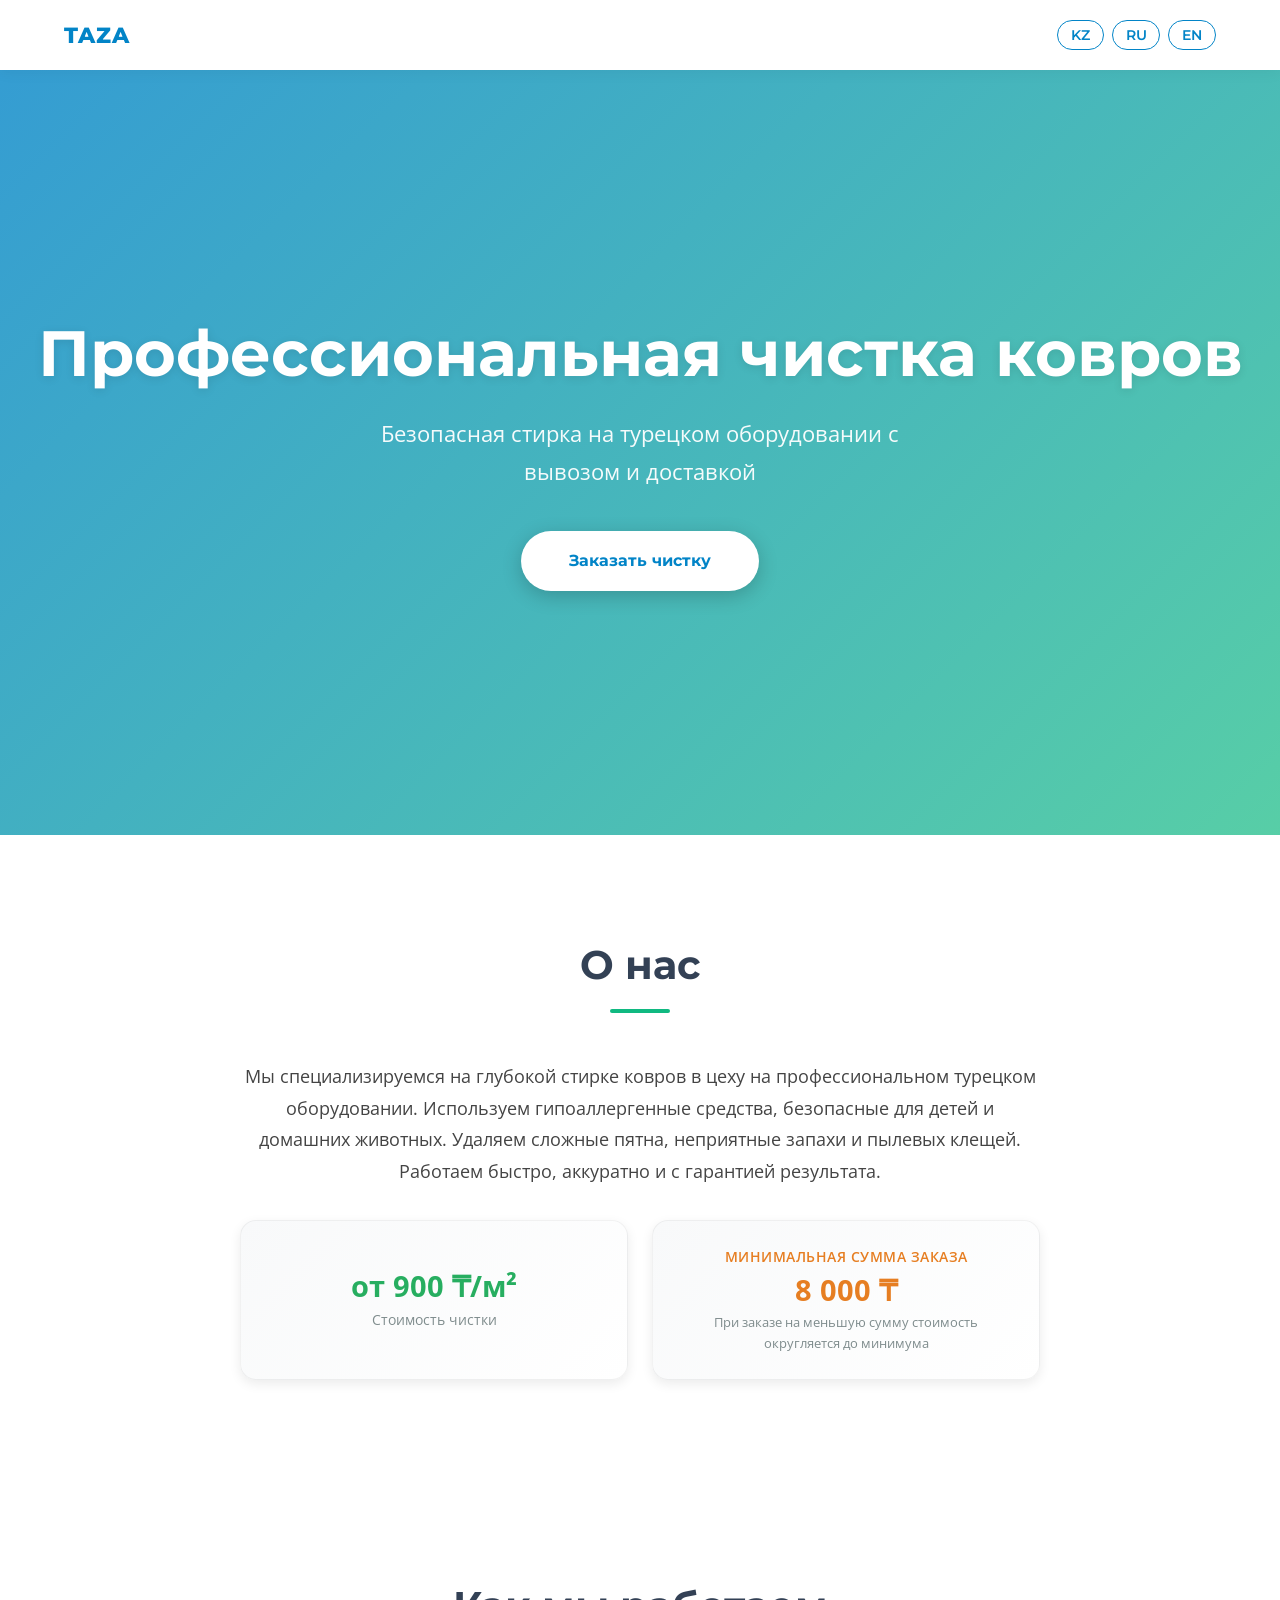
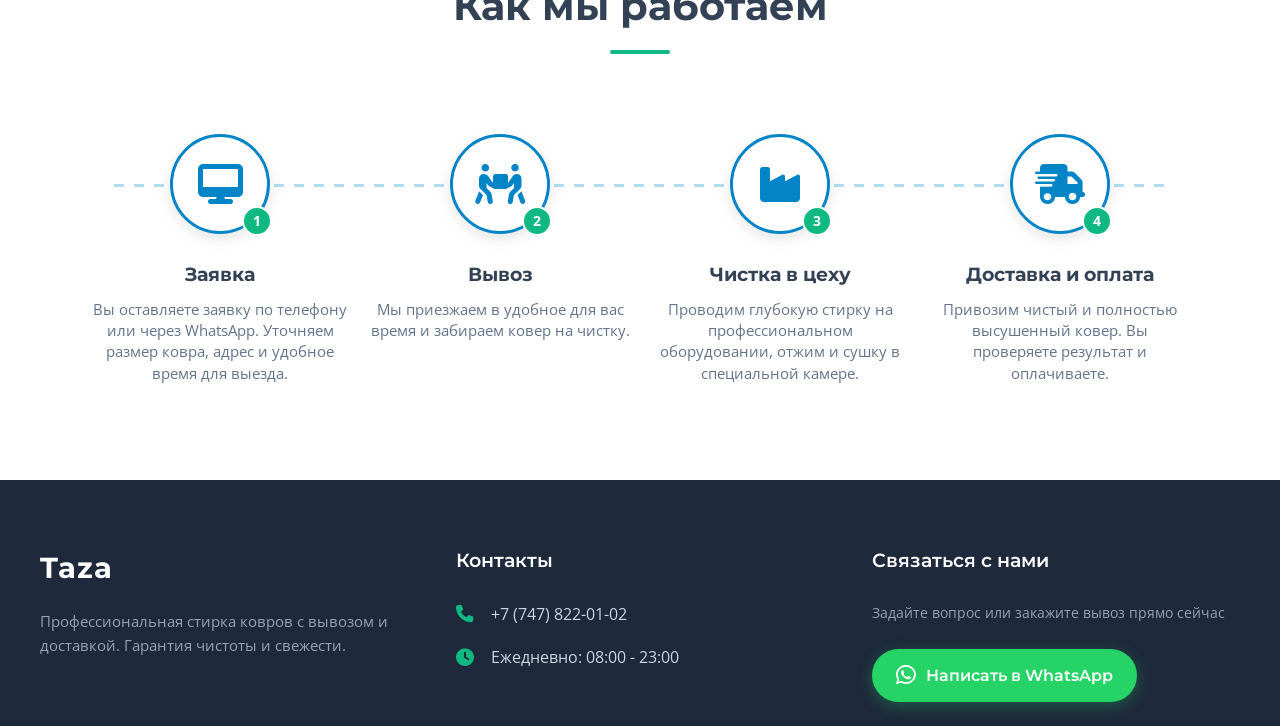
<file: index.html>
<!DOCTYPE html>
<html lang="ru">
<head>
    <meta charset="UTF-8">
    <meta name="viewport" content="width=device-width, initial-scale=1.0, viewport-fit=cover">
    <meta name="theme-color" content="#f5ede4">
    <title>Taza</title>
<link rel="preconnect" href="https://fonts.googleapis.com">
<link rel="preconnect" href="https://fonts.gstatic.com" crossorigin>

<link href="https://fonts.googleapis.com/css2?family=Montserrat:wght@500;600;700&family=Open+Sans:wght@400;600&display=swap" rel="stylesheet">
<link rel="stylesheet" href="https://cdnjs.cloudflare.com/ajax/libs/font-awesome/6.4.0/css/all.min.css">
<link rel="stylesheet" href="styles.css">
<!-- Это будет синим крупным заголовком в Гугле и названием вкладки в браузере -->
<title>Чистка и стирка ковров в Астане | Taza.asia</title>

<!-- Это будет серым текстом-описанием под ссылкой -->
<meta name="description" content="Профессиональная чистка и стирка ковров с  вывозом в Астане. Удаляем пятна, запахи и бактерии. Быстро, качественно, недорого. Заказывайте!">
</head>
<body>
    <nav class="navbar">
        <div class="logo">Taza</div>
        <div class="lang-switch">
            <button onclick="setLang('kz')">KZ</button>
            <button onclick="setLang('ru')">RU</button>
            <button onclick="setLang('en')">EN</button>
        </div>
    </nav>

   <header class="hero">
    <div class="hero-content">
        <h1 data-lang-ru="Профессиональная чистка ковров" 
            data-lang-kz="Кілемдерді кәсіби тазалау" 
            data-lang-en="Professional Carpet Cleaning">
            Профессиональная чистка ковров
        </h1>
        <p data-lang-ru="Безопасная стирка на турецком оборудовании с вывозом и доставкой" 
           data-lang-kz="Түрік жабдықтарымен қауіпсіз жуу, алып кету және жеткізу" 
           data-lang-en="Safe washing using Turkish equipment with pickup and delivery">
            Безопасная стирка на турецком оборудовании с вывозом и доставкой
        </p>
        <!-- кнопка призыва к действию -->
        <a href="#contacts" class="cta-button" 
           data-lang-ru="Заказать чистку" 
           data-lang-kz="Тапсырыс беру" 
           data-lang-en="Order Cleaning">Заказать чистку</a>
    </div>
</header>

    <section id="about" class="section">
        <h2 data-lang-ru="О нас" data-lang-kz="Біз туралы" data-lang-en="About us">О нас</h2>
        
        <div class="about-text-wrapper">
            <p class="about-text" 
               data-lang-ru="Мы специализируемся на глубокой стирке ковров в цеху на профессиональном турецком оборудовании. Используем гипоаллергенные средства, безопасные для детей и домашних животных. Удаляем сложные пятна, неприятные запахи и пылевых клещей.

Работаем быстро, аккуратно и с гарантией результата." 
               data-lang-kz="Біз кілемдерді цехта кәсіби түрік жабдығында терең жууға мамандандырылған. Балалар мен үй жануарларына қауіпсіз гипоаллергенді құралдарды қолданамыз. Күрделі дақтарды, жағымсыз иістерді және шаң кенелерін кетіреміз.

Жылдам, ұқыпты және нәтижеге кепілдікпен жұмыс істейміз." 
               data-lang-en="We specialize in deep carpet cleaning in our workshop using professional Turkish equipment. We use hypoallergenic products safe for children and pets. We remove tough stains, unpleasant odors, and dust mites.

We work quickly, carefully, and with a guarantee of results.">
                Мы специализируемся на глубокой стирке ковров в цеху на профессиональном турецком оборудовании. Используем гипоаллергенные средства, безопасные для детей и домашних животных. Удаляем сложные пятна, неприятные запахи и пылевых клещей.

Работаем быстро, аккуратно и с гарантией результата.
            </p>
            
            <div class="price-block">
                <div class="price-card">
                    <div class="price-info">
                        <div class="price-main" 
                             data-lang-ru="от 900 ₸/м²" 
                             data-lang-kz="900 ₸/м² бастап" 
                             data-lang-en="from 900 ₸/m²">
                            от 900 ₸/м²
                        </div>
                        <div class="price-label" 
                             data-lang-ru="Стоимость чистки" 
                             data-lang-kz="Тазалау құны" 
                             data-lang-en="Cleaning price">
                            Стоимость чистки
                        </div>
                    </div>
                </div>
                
                <div class="min-order-card">
                    
                    <div class="min-info">
                        <div class="min-title" 
                             data-lang-ru="Минимальная сумма заказа" 
                             data-lang-kz="Тапсырыстың ең төменгі сомасы" 
                             data-lang-en="Minimum order amount">
                            Минимальная сумма заказа
                        </div>
                        <div class="min-amount">8 000 ₸</div>
                        <div class="min-desc" 
                             data-lang-ru="При заказе на меньшую сумму стоимость округляется до минимума" 
                             data-lang-kz="Аз сомаға тапсырыс бергенде құн минимумға дейін дөңгелектенеді" 
                             data-lang-en="For orders below this amount, the price is rounded up to the minimum">
                            При заказе на меньшую сумму стоимость округляется до минимума
                        </div>
                    </div>
                </div>
            </div>
        </div>
    </section>
<section id="process" class="section">
    <h2 data-lang-ru="Как мы работаем" data-lang-kz="Біз қалай жұмыс істейміз" data-lang-en="How we work">Как мы работаем</h2>
    
    <div class="process-container">
        <!-- Шаг 1 -->
        <div class="process-step">
            <div class="step-icon-wrap">
                <i class="fa-solid fa-desktop"></i> <!-- Иконка компьютера -->
                <span class="step-number">1</span>
            </div>
            <h3 data-lang-ru="Заявка" data-lang-kz="Өтініш" data-lang-en="Request">Заявка</h3>
            <p data-lang-ru="Вы оставляете заявку по телефону или через WhatsApp. Уточняем размер ковра, адрес и удобное время для выезда." 
               data-lang-kz="Сіз сайтта немесе телефон арқылы өтінім қалдырасыз" 
               data-lang-en="You leave a request on the site">Вы оставляете заявку по телефону или через WhatsApp. Уточняем размер ковра, адрес и удобное время для выезда.</p>
        </div>

        <!-- Шаг 2 -->
        <div class="process-step">
            <div class="step-icon-wrap">
                <i class="fa-solid fa-people-carry-box"></i> <!-- Иконка грузчиков -->
                <span class="step-number">2</span>
            </div>
            <h3 data-lang-ru="Вывоз" data-lang-kz="Алып кету" data-lang-en="Pick up">Вывоз</h3>
            <p data-lang-ru="Мы приезжаем в удобное для вас время и забираем ковер на чистку." 
               data-lang-kz="Біз келіп кілемді алып кетеміз" 
               data-lang-en="We come and pick up the carpet">Мы приезжаем в удобное для вас время и забираем ковер на чистку.</p>
        </div>

        <!-- Шаг 3 -->
        <div class="process-step">
            <div class="step-icon-wrap">
                <i class="fa-solid fa-industry"></i> <!-- Иконка фабрики/цеха -->
                <span class="step-number">3</span>
            </div>
            <h3 data-lang-ru="Чистка в цеху" data-lang-kz="Цехта тазалау" data-lang-en="Factory cleaning">Чистка в цеху</h3>
            <p data-lang-ru="Проводим глубокую стирку на профессиональном оборудовании, отжим и сушку в специальной камере." 
               data-lang-kz="Арнайы камерада жуу, сыгымдау және кептіру" 
               data-lang-en="Washing and drying in a special chamber">Проводим глубокую стирку на профессиональном оборудовании, отжим и сушку в специальной камере.</p>
        </div>

        <!-- Шаг 4 -->
        <div class="process-step">
            <div class="step-icon-wrap">
                <i class="fa-solid fa-truck-fast"></i> <!-- Иконка грузовика -->
                <span class="step-number">4</span>
            </div>
            <h3 data-lang-ru="Доставка и оплата" data-lang-kz="Жеткізу және төлеу" data-lang-en="Delivery & Pay">Доставка и оплата</h3>
            <p data-lang-ru="Привозим чистый и полностью высушенный ковер. Вы проверяете результат и оплачиваете." 
               data-lang-kz="Таза кілемді әкелеміз, сіз тексеріп, төлейсіз" 
               data-lang-en="We deliver, you check and pay">Привозим чистый и полностью высушенный ковер. Вы проверяете результат и оплачиваете.</p>
        </div>
    </div>
</section>



   <footer id="contacts" class="footer">
    <div class="footer-container">
        
        <!-- Колонка 1: Логотип и описание -->
        <div class="footer-col">
            <div class="footer-logo">Taza</div>
            <p class="footer-desc" 
               data-lang-ru="Профессиональная стирка ковров с вывозом и доставкой. Гарантия чистоты и свежести." 
               data-lang-kz="Кілемдерді алып кету және жеткізу арқылы кәсіби жуу. Тазалық пен балғындық кепілдігі." 
               data-lang-en="Professional carpet cleaning with pickup and delivery. Guarantee of cleanliness.">
               Профессиональная стирка ковров с вывозом и доставкой. Гарантия чистоты и свежести.
            </p>
        </div>

        <!-- Колонка 2: Контакты -->
        <div class="footer-col">
            <h3 data-lang-ru="Контакты" data-lang-kz="Байланыс" data-lang-en="Contacts">Контакты</h3>
            <ul class="contact-list">
                <li>
                    <i class="fa-solid fa-phone"></i>
                    <a href="tel:+77064218201">+7 (747) 822-01-02</a>
                </li>
                <li>
                    <i class="fa-solid fa-clock"></i>
                    <span data-lang-ru="Ежедневно: 08:00 - 23:00" data-lang-kz="Күнделікті: 08:00 - 23:00" data-lang-en="Daily: 08:00 - 23:00">Ежедневно: 08:00 - 23:00</span>
                </li>
            </ul>
        </div>

        <!-- Колонка 3: Кнопка WhatsApp -->
        <div class="footer-col">
            <h3 data-lang-ru="Связаться с нами" data-lang-kz="Бізбен байланысу" data-lang-en="Contact Us">Связаться с нами</h3>
            <p class="footer-subtext" data-lang-ru="Задайте вопрос или закажите вывоз прямо сейчас" data-lang-kz="Сұрақ қойыңыз немесе қазір тапсырыс беріңіз" data-lang-en="Ask a question or order now">Задайте вопрос или закажите вывоз прямо сейчас</p>
            
            <!-- ВАЖНО: Замените номер телефона после wa.me/ на свой (без плюса, начиная с 7) -->
            <a href="https://wa.me/77478220102" class="whatsapp-btn" target="_blank">
                <i class="fa-brands fa-whatsapp"></i> 
                <span data-lang-ru="Написать в WhatsApp" data-lang-kz="WhatsApp-қа жазу" data-lang-en="Chat on WhatsApp">Написать в WhatsApp</span>
            </a>
            
        </div>
    </div>
</footer>

    <script>
        function setLang(lang) {
            document.querySelectorAll('[data-lang-ru]').forEach(el => {
                const text = el.getAttribute('data-lang-' + lang);
                if (text) el.textContent = text;
            });
        }
    </script>
</body>
</html>
</file>
<file: styles.css>
:root {
    /* Новая палитра "Свежесть и Чистота" */
    --primary-color: #0284c7;  /* Насыщенный синий */
    --primary-light: #e0f2fe;  /* Светло-голубой фон */
    --accent-color: #10b981;   /* Мятный/Зеленый для акцентов */
    --bg-color: #ffffff;       /* Чистый белый */
    --text-main: #334155;      /* Темно-серый текст */
    --text-light: #64748b;     /* Светло-серый текст */
    --navbar-bg: rgba(255, 255, 255, 0.95);
    --shadow-soft: 0 10px 40px -10px rgba(0,0,0,0.08);
}

* {
    margin: 0;
    padding: 0;
    box-sizing: border-box;
}

body {
    background-color: var(--bg-color);
    color: var(--text-main);
    font-family: 'Open Sans', sans-serif; /* Читабельный шрифт */
    line-height: 1.7;
}

h1, h2, h3, .logo {
    font-family: 'Montserrat', sans-serif; /* Современный заголовок */
    font-weight: 700;
}

/* Навигация */
.navbar {
    display: flex;
    justify-content: space-between;
    align-items: center;
    padding: 1rem 5%;
    background-color: var(--navbar-bg);
    box-shadow: 0 2px 15px rgba(0,0,0,0.05); /* Легкая тень вместо рамки */
    position: sticky;
    top: 0;
    z-index: 100;
    backdrop-filter: blur(10px); /* Эффект матового стекла */
}

.logo {
    font-size: 1.4rem;
    color: var(--primary-color);
    text-transform: uppercase;
    letter-spacing: 1px;
    font-weight: 800;
}

.lang-switch {
    display: flex;
    gap: 0.5rem;
}

.lang-switch button {
    background: transparent;
    border: 1px solid var(--primary-color);
    color: var(--primary-color);
    padding: 0.4rem 0.8rem;
    cursor: pointer;
    border-radius: 50px; /* Закругленные кнопки */
    font-family: 'Montserrat', sans-serif;
    font-size: 0.85rem;
    font-weight: 600;
    transition: all 0.3s ease;
}

.lang-switch button:hover,
.lang-switch button:active {
    background: var(--primary-color);
    color: #fff;
    box-shadow: 0 4px 12px rgba(2, 132, 199, 0.3);
}

/* Герой (Главный экран) */
.hero {
    min-height: 85vh;
    /* Мы накладываем синий градиент поверх вашего фото, чтобы текст читался */
    background: linear-gradient(135deg, rgba(2, 132, 199, 0.8), rgba(16, 185, 129, 0.7)),
                url('https://png.pngtree.com/thumb_back/fh260/background/20221015/pngtree-automatic-industrial-line-for-washing-and-cleaning-carpets-photo-image_39717908.jpg') center/cover no-repeat;
    
    display: flex;
    align-items: center;
    justify-content: center;
    text-align: center;
    padding: 4rem 1.5rem;
    color: white;
}

.hero h1 {
    font-size: clamp(2rem, 5vw, 4rem);
    margin-bottom: 1.5rem;
    line-height: 1.2;
    text-shadow: 0 2px 10px rgba(0,0,0,0.1);
}

.hero p {
    font-size: clamp(1.1rem, 2vw, 1.4rem);
    max-width: 600px;
    margin: 0 auto 2.5rem;
    font-weight: 400;
    opacity: 0.95;
}

/* Кнопка действия */
.cta-button {
    display: inline-block;
    padding: 1rem 3rem;
    background-color: white;
    color: var(--primary-color);
    text-decoration: none;
    font-weight: 700;
    font-family: 'Montserrat', sans-serif;
    border-radius: 50px;
    box-shadow: 0 5px 20px rgba(0,0,0,0.2);
    transition: transform 0.3s, box-shadow 0.3s;
}

.cta-button:hover {
    transform: translateY(-3px);
    box-shadow: 0 8px 25px rgba(0,0,0,0.25);
}

/* Секции */
.section {
    padding: 6rem 5%;
    text-align: center;
}

.section h2 {
    color: var(--text-main);
    font-size: 2.5rem;
    margin-bottom: 1rem;
    position: relative;
    display: inline-block;
}

/* Линия подчеркивания под заголовком */
.section h2::after {
    content: '';
    display: block;
    width: 60px;
    height: 4px;
    background: var(--accent-color);
    margin: 10px auto 0;
    border-radius: 2px;
}

.about-text {
    max-width: 800px;
    margin: 2rem auto 0;
    font-size: 1.15rem;
    color: var(--text-light);
}

.bg-light {
    background-color: var(--primary-light); /* Светло-голубой фон */
}

/* Процесс работы (Сетка) */
/* Контейнер для этапов */
.process-container {
    display: flex;
    justify-content: space-between;
    align-items: flex-start;
    max-width: 1200px;
    margin: 4rem auto 0;
    position: relative;
    padding: 0 1rem;
}

/* Линия, соединяющая этапы (серый пунктир) */
.process-container::before {
    content: '';
    position: absolute;
    top: 50px; /* Высота линии (середина иконки) */
    left: 50px;
    right: 50px;
    height: 3px;
    background-image: linear-gradient(to right, var(--primary-color) 50%, transparent 50%);
    background-size: 20px 100%; /* Размер пунктира */
    background-repeat: repeat-x;
    z-index: 0;
    opacity: 0.3;
}

/* Отдельный шаг */
.process-step {
    flex: 1;
    text-align: center;
    position: relative;
    padding: 0 10px;
    z-index: 1; /* Чтобы быть выше линии */
}

/* Круг с иконкой */
.step-icon-wrap {
    width: 100px;
    height: 100px;
    background-color: white;
    border: 3px solid var(--primary-color);
    border-radius: 50%;
    display: flex;
    align-items: center;
    justify-content: center;
    margin: 0 auto 1.5rem;
    position: relative;
    box-shadow: 0 5px 15px rgba(0,0,0,0.1);
    transition: transform 0.3s ease;
}

.process-step:hover .step-icon-wrap {
    transform: scale(1.1);
    background-color: var(--primary-light);
}

/* Сама иконка внутри круга */
.step-icon-wrap i {
    font-size: 2.5rem;
    color: var(--primary-color);
}

/* Маленький кружок с номером (1, 2, 3...) */
.step-number {
    position: absolute;
    bottom: -5px;
    right: -5px;
    width: 30px;
    height: 30px;
    background-color: var(--accent-color); /* Зеленый/Мятный цвет */
    color: white;
    border-radius: 50%;
    display: flex;
    align-items: center;
    justify-content: center;
    font-weight: bold;
    font-size: 0.9rem;
    border: 2px solid white;
}

/* Заголовки этапов */
.process-step h3 {
    font-size: 1.2rem;
    margin-bottom: 0.5rem;
    color: var(--text-main);
    font-weight: 700;
}

/* Текст описания */
.process-step p {
    font-size: 0.95rem;
    color: var(--text-light);
    line-height: 1.4;
}

/* АДАПТАЦИЯ ДЛЯ ТЕЛЕФОНОВ */
@media (max-width: 768px) {
    .process-container {
        flex-direction: column;
        align-items: center;
        gap: 3rem;
    }

    /* Скрываем горизонтальную линию на телефонах */
    .process-container::before {
        display: none; 
    }
    
    /* Можно добавить вертикальную линию, если хочется */
    .process-step::after {
        content: '';
        position: absolute;
        bottom: -2rem;
        left: 50%;
        width: 2px;
        height: 2rem;
        background: #ccc;
        transform: translateX(-50%);
    }
    
    .process-step:last-child::after {
        display: none;
    }
}

.process-item:hover {
    transform: translateY(-10px);
}

.process-item .icon {
    font-size: 3.5rem;
    margin-bottom: 1.5rem;
    display: block;
}

.process-item h3 {
    color: var(--primary-color);
    margin-bottom: 1rem;
    font-size: 1.3rem;
}

/* Галерея */
.gallery-grid {
    display: grid;
    grid-template-columns: repeat(auto-fit, minmax(300px, 1fr));
    gap: 2rem;
    max-width: 1200px;
    margin: 3rem auto 0;
}

.gallery-grid img {
    width: 100%;
    height: 300px;
    object-fit: cover;
    border-radius: 15px; /* Скругленные углы */
    box-shadow: var(--shadow-soft);
    transition: transform 0.4s ease;
}

.gallery-grid img:hover {
    transform: scale(1.02);
}

/* Современный Футер */
.footer {
    background-color: #1e293b; /* Темно-синий/серый цвет (очень современно) */
    color: #f1f5f9;
    padding: 4rem 1.5rem 1.5rem;
    font-family: 'Open Sans', sans-serif;
    margin-top: auto;
}

.footer-container {
    max-width: 1200px;
    margin: 0 auto;
    display: grid;
    grid-template-columns: repeat(auto-fit, minmax(280px, 1fr)); /* Адаптивные колонки */
    gap: 3rem;
}

/* Логотип в футере */
.footer-logo {
    font-family: 'Montserrat', sans-serif;
    font-size: 1.8rem;
    font-weight: 700;
    color: white;
    margin-bottom: 1rem;
    letter-spacing: 1px;
}

.footer-desc {
    color: #94a3b8; /* Светло-серый текст */
    line-height: 1.6;
    font-size: 0.95rem;
}

/* Заголовки колонок */
.footer-col h3 {
    font-family: 'Montserrat', sans-serif;
    font-size: 1.2rem;
    color: white;
    margin-bottom: 1.5rem;
    font-weight: 600;
}

/* Список контактов */
.contact-list {
    list-style: none;
    padding: 0;
}

.contact-list li {
    display: flex;
    align-items: center;
    margin-bottom: 1rem;
    color: #cbd5e1;
}

.contact-list li i {
    color: var(--accent-color); /* Зеленый/Мятный цвет иконок */
    width: 25px;
    font-size: 1.1rem;
    margin-right: 10px;
}

.contact-list a {
    color: #cbd5e1;
    text-decoration: none;
    transition: color 0.3s;
}

.contact-list a:hover {
    color: var(--primary-color); /* Голубой при наведении */
}

/* КНОПКА WHATSAPP */
.whatsapp-btn {
    display: inline-flex;
    align-items: center;
    justify-content: center;
    background-color: #25D366; /* Официальный цвет WhatsApp */
    color: white;
    text-decoration: none;
    padding: 0.8rem 1.5rem;
    border-radius: 50px;
    font-weight: 600;
    font-family: 'Montserrat', sans-serif;
    margin-top: 1rem;
    transition: transform 0.3s, box-shadow 0.3s;
    box-shadow: 0 4px 15px rgba(37, 211, 102, 0.3);
}

.whatsapp-btn i {
    font-size: 1.4rem;
    margin-right: 10px;
}

.whatsapp-btn:hover {
    transform: translateY(-3px);
    box-shadow: 0 6px 20px rgba(37, 211, 102, 0.5);
    background-color: #20bd5a;
}

.footer-subtext {
    color: #94a3b8;
    font-size: 0.9rem;
    margin-bottom: 0.5rem;
}

/* Соцсети (Инстаграм) */
.social-links {
    margin-top: 1.5rem;
}

.social-links a {
    display: inline-flex;
    align-items: center;
    justify-content: center;
    width: 40px;
    height: 40px;
    background: rgba(255,255,255,0.1);
    color: white;
    border-radius: 50%;
    margin-right: 10px;
    transition: all 0.3s;
    text-decoration: none;
}

.social-links a:hover {
    background: var(--primary-color);
    transform: translateY(-3px);
}

/* Копирайт (нижняя полоска) */
.copyright {
    text-align: center;
    margin-top: 4rem;
    padding-top: 2rem;
    border-top: 1px solid rgba(255,255,255,0.1);
    color: #64748b;
    font-size: 0.9rem;
}

/* Мобильная адаптация */
@media (max-width: 768px) {
    .hero h1 { font-size: 2.2rem; }
    .section { padding: 4rem 5%; }
    .gallery-grid { grid-template-columns: 1fr; }
    .navbar { flex-wrap: wrap; gap: 1rem; justify-content: center; }
}
/* About Section Styling */
.about-text-wrapper {
    max-width: 800px;
    margin: 0 auto;
}

.about-text {
    font-size: 1.1rem;
    line-height: 1.8;
    color: #444;
    margin-bottom: 2rem;
    text-align: center;
}

/* Price Block Styling */
.price-block {
    display: flex;
    flex-wrap: wrap;
    gap: 1.5rem;
    justify-content: center;
    margin-top: 1.5rem;
}

.price-card,
.min-order-card {
    background: linear-gradient(135deg, #f8f9fa 0%, #ffffff 100%);
    border-radius: 16px;
    padding: 1.5rem;
    flex: 1;
    min-width: 220px;
    display: flex;
    align-items: center;
    gap: 1rem;
    box-shadow: 0 4px 12px rgba(0, 0, 0, 0.08);
    transition: transform 0.3s ease, box-shadow 0.3s ease;
    border: 1px solid rgba(0, 0, 0, 0.05);
}

.price-card:hover,
.min-order-card:hover {
    transform: translateY(-3px);
    box-shadow: 0 8px 20px rgba(0, 0, 0, 0.12);
}

.price-icon,
.min-icon {
    font-size: 2.5rem;
    background: #f0f4f8;
    width: 55px;
    height: 55px;
    display: flex;
    align-items: center;
    justify-content: center;
    border-radius: 50%;
}

.price-info {
    flex: 1;
}

.price-main {
    font-size: 1.8rem;
    font-weight: 700;
    color: #27ae60;
    line-height: 1.2;
}

.price-label {
    font-size: 0.85rem;
    color: #7f8c8d;
    margin-top: 0.25rem;
}

.min-info {
    flex: 1;
}

.min-title {
    font-size: 0.9rem;
    font-weight: 600;
    color: #e67e22;
    text-transform: uppercase;
    letter-spacing: 0.5px;
    margin-bottom: 0.25rem;
}

.min-amount {
    font-size: 1.8rem;
    font-weight: 700;
    color: #e67e22;
    line-height: 1.2;
}

.min-desc {
    font-size: 0.8rem;
    color: #7f8c8d;
    margin-top: 0.25rem;
}

/* Responsive Design */
@media (max-width: 550px) {
    .price-card,
    .min-order-card {
        min-width: 100%;
        justify-content: center;
    }
    
    .price-main,
    .min-amount {
        font-size: 1.5rem;
    }
    
    .about-text {
        font-size: 1rem;
        line-height: 1.6;
    }
}
</file>
